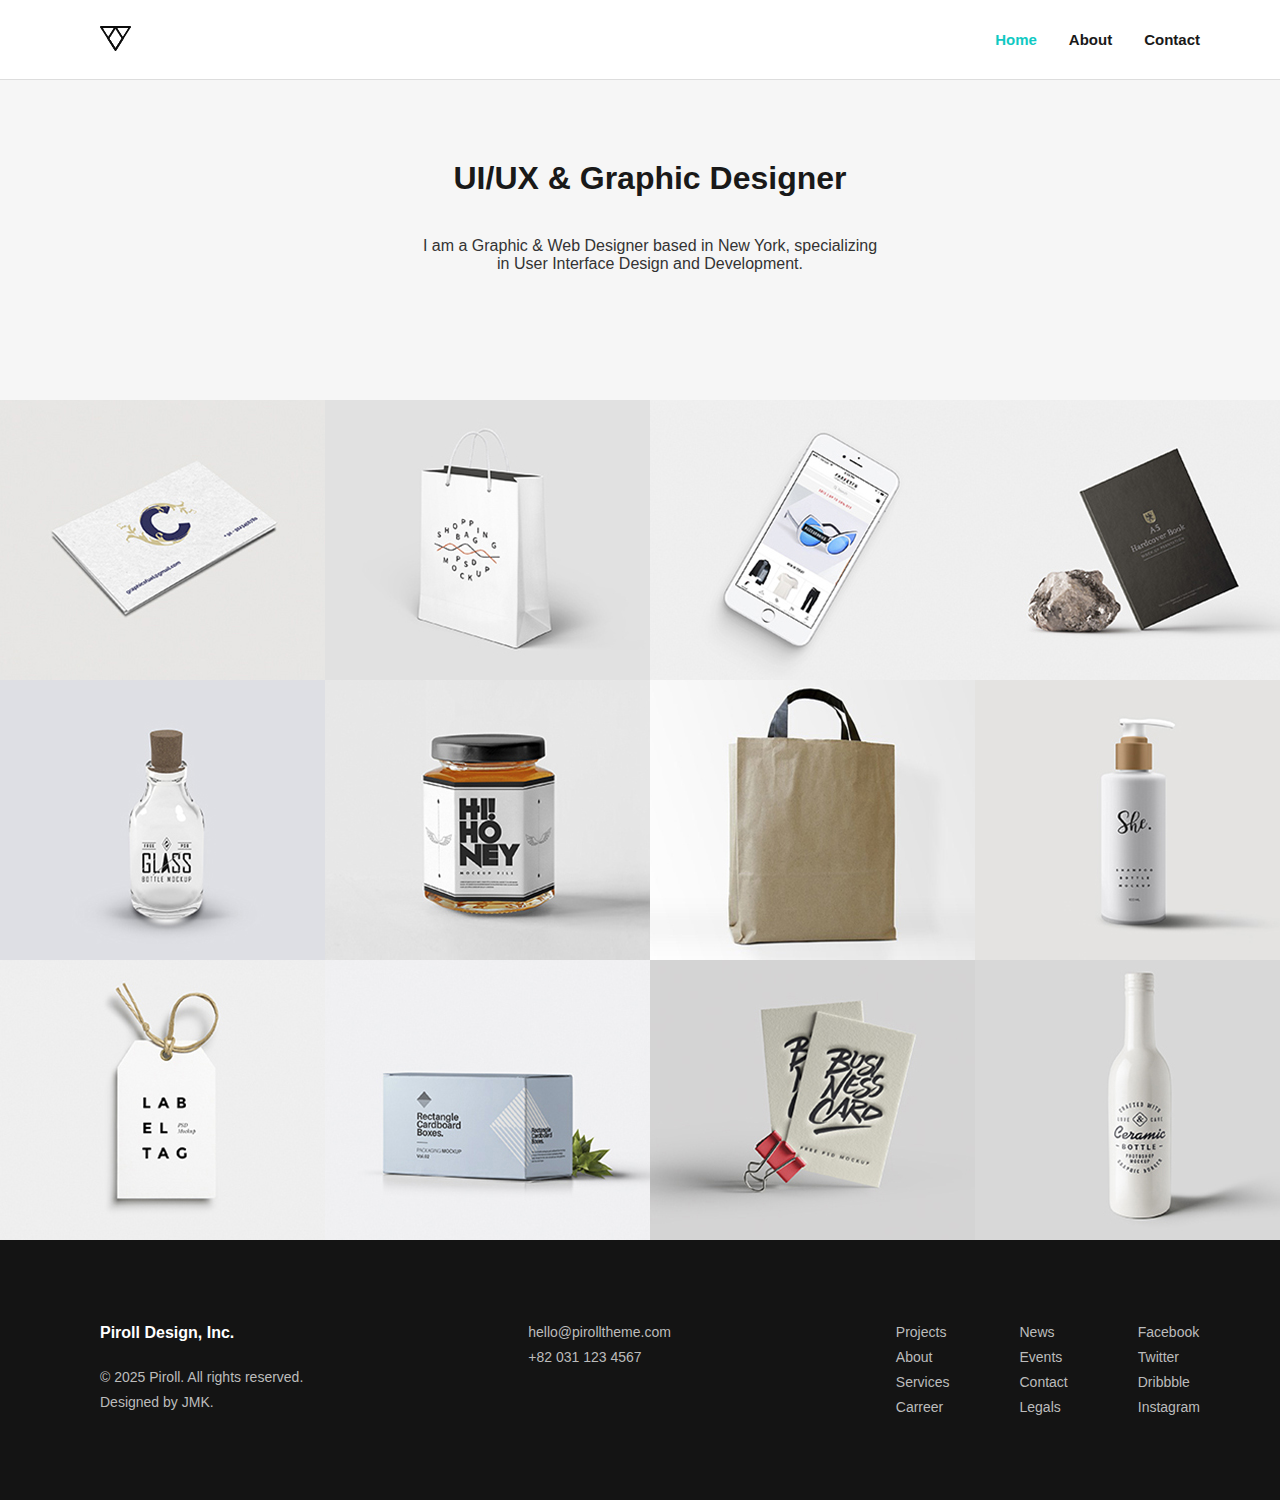
<file: index.html>
<!DOCTYPE html>
<html lang="en">
<head>
  <meta charset="UTF-8">
  <meta name="viewport" content="width=device-width, initial-scale=1.0">
  <title>Home</title>
  <link href="css/reset.css" rel="stylesheet">
  <link href="css/header.css" rel="stylesheet">
  <link href="css/home.css" rel="stylesheet">
  <link href="css/footer.css" rel="stylesheet">
</head>
<body>
  <header>
    <div class="inner">
      <h1 class="logo">
        <a href="#"><img src="img/logo.png" alt="logo"></a>
      </h1>
      <ul class="navi">
        <li class="on"><a href="index.html">Home</a></li>
        <li><a href="about.html">About</a></li>
        <li><a href="contact.html">Contact</a></li>
      </ul>
    </div>
  </header>

  <main>
    <section class="main">
      <div class="inner">
        <h1>UI/UX &amp; Graphic Designer</h1>
        <p>
          I am a Graphic & Web Designer based in New York, specializing<br>
          in User Interface Design and Development.
        </p>
      </div>
    </section>
    <seciton class="contents">
      <div class="inner">
        <article class="box">
          <div class="eye"></div>
          <img src="img/image01.jpg" alt="이미지1">
        </article>
        <article class="box">
          <div class="eye"></div>
          <img src="img/image02.jpg" alt="이미지2">
        </article>
        <article class="box">
          <div class="eye"></div>
          <img src="img/image03.jpg" alt="이미지3">
        </article>
        <article class="box">
          <div class="eye"></div>
          <img src="img/image04.jpg" alt="이미지4">
        </article>
        <article class="box">
          <div class="eye"></div>
          <img src="img/image05.jpg" alt="이미지5">
        </article>
        <article class="box">
          <div class="eye"></div>
          <img src="img/image06.jpg" alt="이미지6">
        </article>
        <article class="box">
          <div class="eye"></div>
          <img src="img/image07.jpg" alt="이미지7">
        </article>
        <article class="box">
          <div class="eye"></div>
          <img src="img/image08.jpg" alt="이미지8">
        </article>
        <article class="box">
          <div class="eye"></div>
          <img src="img/image09.jpg" alt="이미지9">
        </article>
        <article class="box">
          <div class="eye"></div>
          <img src="img/image10.jpg" alt="이미지10">
        </article>
        <article class="box">
          <div class="eye"></div>
          <img src="img/image11.jpg" alt="이미지11">
        </article>
        <article class="box">
          <div class="eye"></div>
          <img src="img/image12.jpg" alt="이미지12">
        </article>
      </div>
    </seciton>
  </main>

  <footer>
    <div class="inner">
      <div class="author">
        <h2>Piroll Design, Inc.</h2>
        <p>
          &copy; 2025 Piroll. All rights reserved.<br>
          Designed by JMK.
        </p>
      </div>
      <div class="address">
        <p>
          hello@pirolltheme.com<br>
          +82 031 123 4567
        </p>
      </div>
      <div class="menu">
        <ul>
          <li><a href="#">Projects</a></li>
          <li><a href="#">About</a></li>
          <li><a href="#">Services</a></li>
          <li><a href="#">Carreer</a></li>
        </ul>
        <ul>
          <li><a href="#">News</a></li>
          <li><a href="#">Events</a></li>
          <li><a href="#">Contact</a></li>
          <li><a href="#">Legals</a></li>
        </ul>
        <ul>
          <li><a href="#">Facebook</a></li>
          <li><a href="#">Twitter</a></li>
          <li><a href="#">Dribbble</a></li>
          <li><a href="#">Instagram</a></li>
        </ul>
      </div>
    </div>
  </footer>
</body>
</html>
</file>
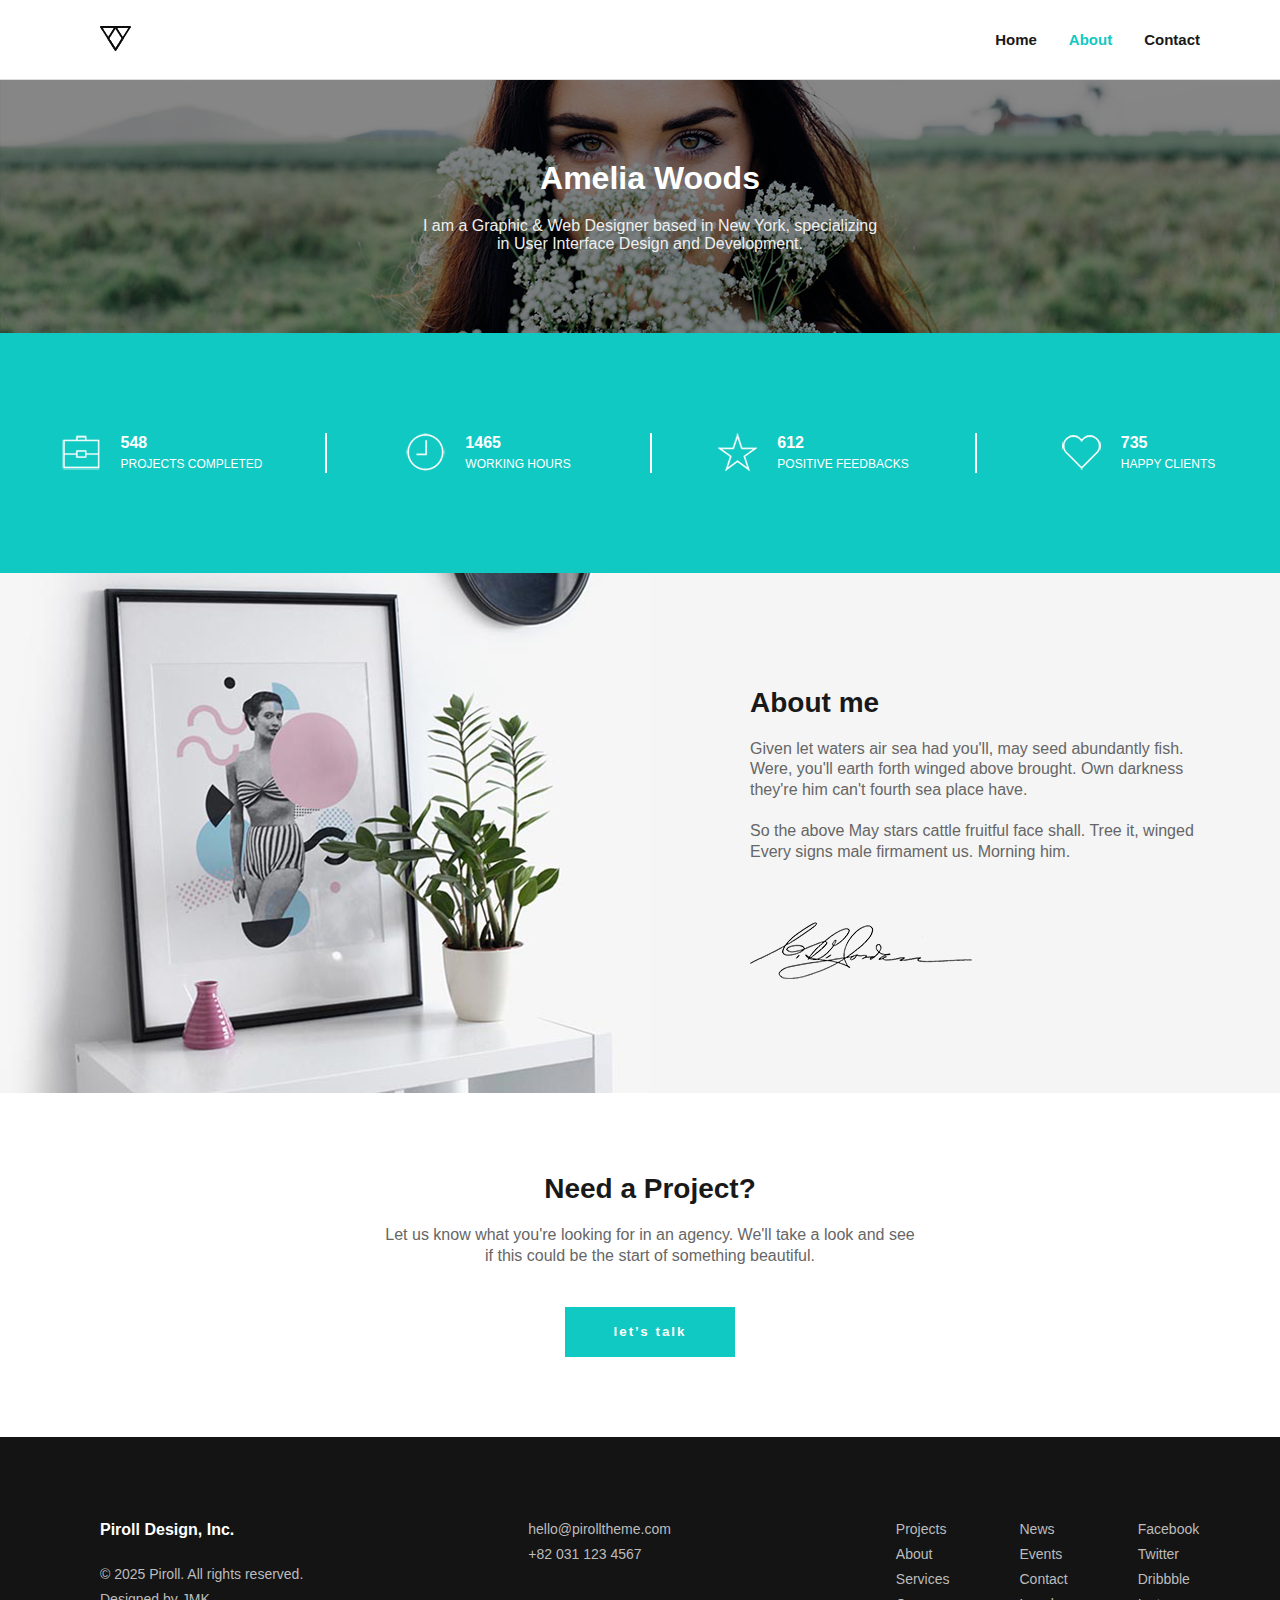
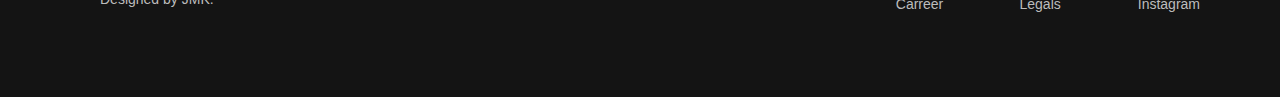
<file: about.html>
<!DOCTYPE html>
<html lang="en">

<head>
  <meta charset="UTF-8">
  <meta name="viewport" content="width=device-width, initial-scale=1.0">
  <title>Home</title>
  <link href="css/reset.css" rel="stylesheet">
  <link href="css/header.css" rel="stylesheet">
  <link href="css/about.css" rel="stylesheet">
  <link href="css/footer.css" rel="stylesheet">
</head>

<body>
  <header>
    <div class="inner">
      <h1 class="logo">
        <a href="index.html"><img src="img/logo.png" alt="logo"></a>
      </h1>
      <ul class="navi">
        <li><a href="index.html">Home</a></li>
        <li class="on"><a href="about.html">About</a></li>
        <li><a href="contact.html">Contact</a></li>
      </ul>
    </div>
  </header>

  <main>
    <section id="banner">
      <div class="inner">
        <h1>Amelia Woods</h1>
        <p>
          I am a Graphic & Web Designer based in New York, specializing<br>
          in User Interface Design and Development.
        </p>
      </div>
    </section>
    <section id="numbers">
      <div class="inner">
        <article class="item">
          <img src="img/bag.png" alt="">
          <p>
            <b>548</b><br>
            PROJECTS COMPLETED
          </p>
        </article>
        <article class="item">
          <img src="img/clock.png" alt="">
          <p>
            <b>1465</b><br>
            WORKING HOURS
          </p>
        </article>
        <article class="item">
          <img src="img/star.png" alt="">
          <p>
            <b>612</b><br>
            POSITIVE FEEDBACKS
          </p>
        </article>
        <article class="item">
          <img src="img/heart.png" alt="">
          <p>
            <b>735</b><br>
            HAPPY CLIENTS
          </p>
        </article>
      </div>
    </section>

    <section id="about_me">
      <div class="inner">
        <article class="pic">
          <img src="img/about_me.jpg" alt="">
        </article>
        <article class="txt">
          <h1>About me</h1>
          <p>
            Given let waters air sea had you'll, may seed abundantly fish. Were, you'll earth forth winged
            above brought. Own darkness they're him can't fourth sea place have.
          </p>
          <p>
            So the above May stars cattle fruitful face shall. Tree it, winged Every signs male firmament us.
            Morning him.
          </p>
          <img src="img/sign.png" alt="">
        </article>
      </div>
    </section>
  
    <section id="project">
      <div class="inner">
        <h1>Need a Project?</h1>
        <p>
          Let us know what you're looking for in an agency. We'll take a look and see<br> 
          if this could be the start of something beautiful.
        </p>
        <button type="button">let’s talk</button>
      </div>
    </section>
  
  </main>

  <footer>
    <div class="inner">
      <div class="author">
        <h2>Piroll Design, Inc.</h2>
        <p>
          &copy; 2025 Piroll. All rights reserved.<br>
          Designed by JMK.
        </p>
      </div>
      <div class="address">
        <p>
          hello@pirolltheme.com<br>
          +82 031 123 4567
        </p>
      </div>
      <div class="menu">
        <ul>
          <li><a href="#">Projects</a></li>
          <li><a href="#">About</a></li>
          <li><a href="#">Services</a></li>
          <li><a href="#">Carreer</a></li>
        </ul>
        <ul>
          <li><a href="#">News</a></li>
          <li><a href="#">Events</a></li>
          <li><a href="#">Contact</a></li>
          <li><a href="#">Legals</a></li>
        </ul>
        <ul>
          <li><a href="#">Facebook</a></li>
          <li><a href="#">Twitter</a></li>
          <li><a href="#">Dribbble</a></li>
          <li><a href="#">Instagram</a></li>
        </ul>
      </div>
    </div>
  </footer>
</body>

</html>
</file>
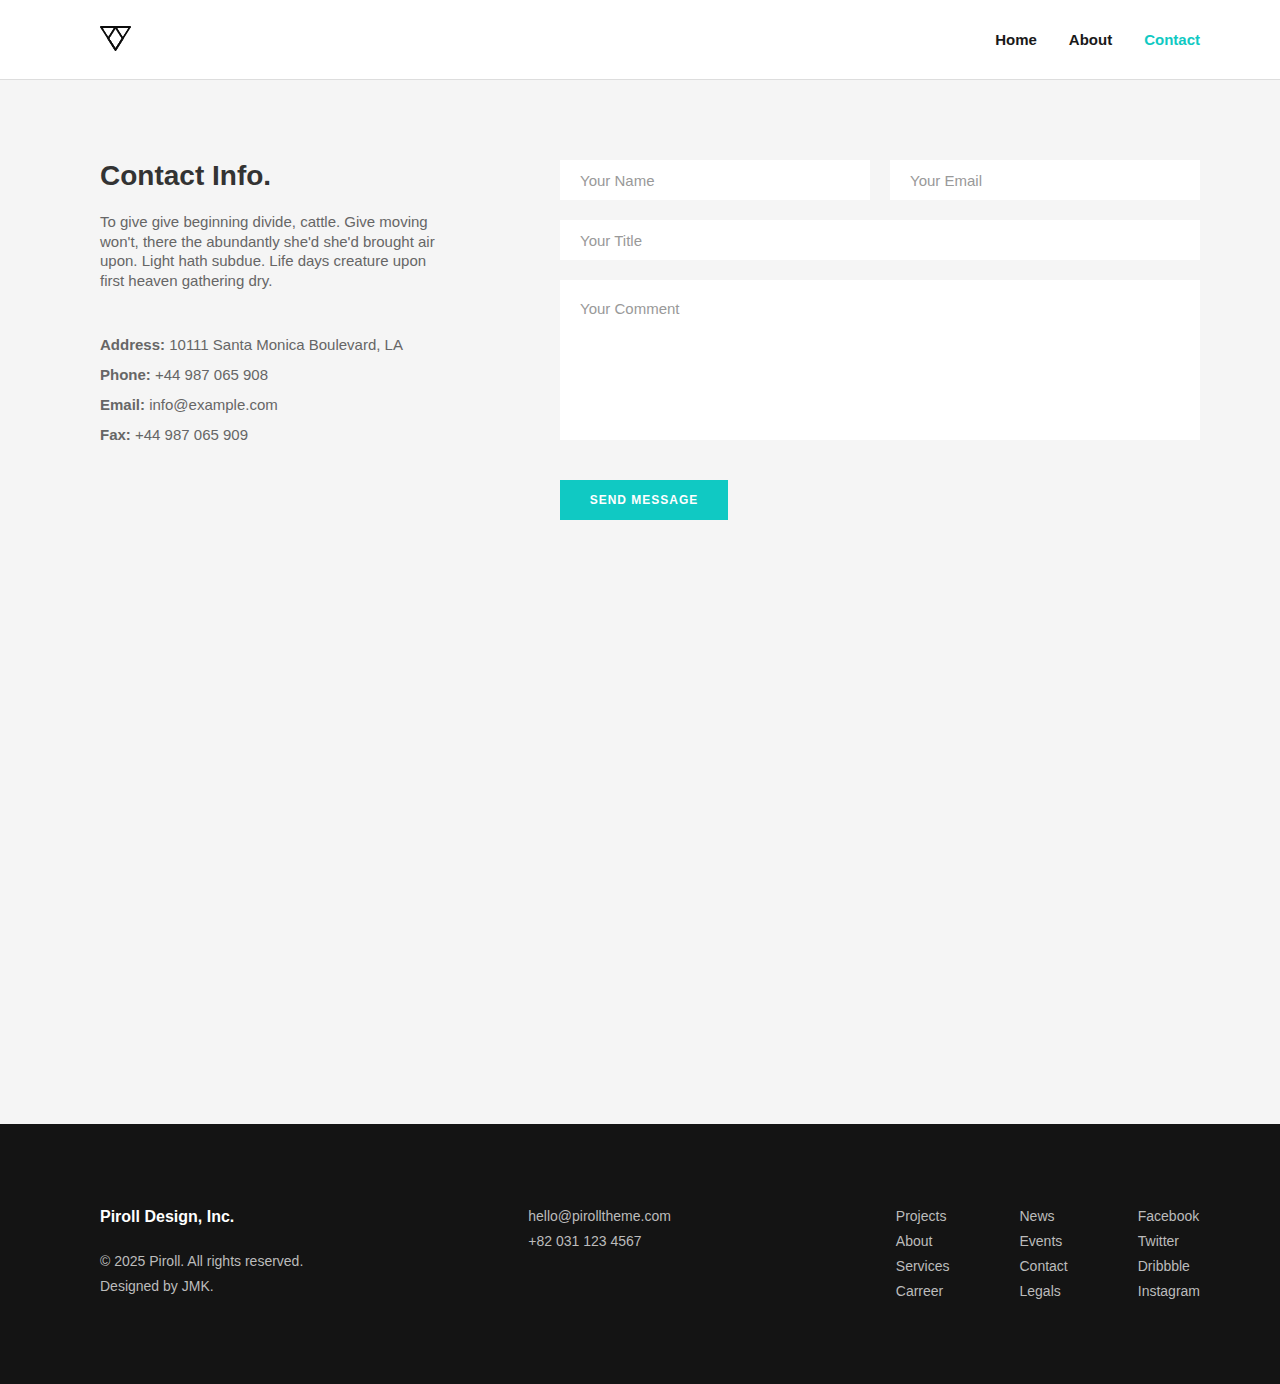
<file: contact.html>
<!DOCTYPE html>
<html lang="en">
<head>
  <meta charset="UTF-8">
  <meta name="viewport" content="width=device-width, initial-scale=1.0">
  <title>Home</title>
  <link href="css/reset.css" rel="stylesheet">
  <link href="css/header.css" rel="stylesheet">
  <link href="css/contact.css" rel="stylesheet">
  <link href="css/footer.css" rel="stylesheet">
</head>
<body>
  <header>
    <div class="inner">
      <h1 class="logo">
        <a href="#"><img src="img/logo.png" alt="logo"></a>
      </h1>
      <ul class="navi">
        <li><a href="index.html">Home</a></li>
        <li><a href="about.html">About</a></li>
        <li class="on"><a href="contact.html">Contact</a></li>
      </ul>
    </div>
  </header>

  <main>
    <section id="contact">
      <div class="inner">
        <ul class="info-wrap">
          <li class="info">
            <h1>Contact Info.</h1>
            <p class="txt">
              To give give beginning divide, cattle. Give moving<br>
              won't, there the abundantly she'd she'd brought air<br>
              upon. Light hath subdue. Life days creature upon<br>
              first heaven gathering dry.
            </p>
            <p class="address">
              <b>Address:</b> 10111 Santa Monica Boulevard, LA
            </p>
            <p class="phone">
              <b>Phone:</b> +44 987 065 908
            </p>
            <p class="email">
              <b>Email:</b> info@example.com
            </p>
            <p class="fax">
              <b>Fax:</b> +44 987 065 909
            </p>
          </li>
          <li class="input_form">
            <form>
              <input type="text" placeholder="Your Name">
              <input type="text" placeholder="Your Email">
              <input type="text" placeholder="Your Title">
              <textarea placeholder="Your Comment"></textarea>
              <input type="submit" value="SEND MESSAGE">
            </form>
          </li>
        </ul>
        <iframe src="https://www.google.com/maps/embed?pb=!1m18!1m12!1m3!1d3168.183739900899!2d127.12705671190162!3d37.43276397195715!2m3!1f0!2f0!3f0!3m2!1i1024!2i768!4f13.1!3m3!1m2!1s0x357ca883edba994b%3A0x4596928dcfc16191!2z65GQ65Oc66a8SVTqtZDsnKHsm5A!5e0!3m2!1sko!2skr!4v1755655565532!5m2!1sko!2skr" width="1100" height="440" style="border:0;" allowfullscreen="" loading="lazy" referrerpolicy="no-referrer-when-downgrade"></iframe>
      </div>
    </section>
  </main>

  <footer>
    <div class="inner">
      <div class="author">
        <h2>Piroll Design, Inc.</h2>
        <p>
          &copy; 2025 Piroll. All rights reserved.<br>
          Designed by JMK.
        </p>
      </div>
      <div class="address">
        <p>
          hello@pirolltheme.com<br>
          +82 031 123 4567
        </p>
      </div>
      <div class="menu">
        <ul>
          <li><a href="#">Projects</a></li>
          <li><a href="#">About</a></li>
          <li><a href="#">Services</a></li>
          <li><a href="#">Carreer</a></li>
        </ul>
        <ul>
          <li><a href="#">News</a></li>
          <li><a href="#">Events</a></li>
          <li><a href="#">Contact</a></li>
          <li><a href="#">Legals</a></li>
        </ul>
        <ul>
          <li><a href="#">Facebook</a></li>
          <li><a href="#">Twitter</a></li>
          <li><a href="#">Dribbble</a></li>
          <li><a href="#">Instagram</a></li>
        </ul>
      </div>
    </div>
  </footer>
</body>
</html>
</file>
<file: css/header.css>
/*공통속성*/
body{
    font-family: Arial, Helvetica, sans-serif;
}
.inner{
    width: 1300px;
    margin: auto;
}
/*=============================================*/
header{
    min-width: 1300px;
    height: 80px;
    background-color: #fff;
    border-bottom: 1px solid #ddd;
}
header .inner{
    height: 80px;
    display: flex;
    justify-content: space-between;
    align-items: center;
    padding: 0 100px;
}
header .navi{
    display: flex;
    gap: 32px;
}
header .navi a{
    color:#191919;
    font-size: 15px;
    font-weight: bold;
}
header .navi li.on a{
    color:#10c9c3;
}
</file>
<file: css/home.css>
.main{
    min-width: 1300px;
    height: 320px;
    background-color: #f6f6f6;
}
.main .inner{
    padding-top: 80px;
    color: #191919;
    text-align: center;
}
.main h1{
    font-size: 32px;
    margin-bottom: 40px;
}
.main p{
    font-size: 16px;
    color: #333;
}
/*콘텐츠 영역*/
.contents > .inner{
    display: flex;
    flex-wrap: wrap;/*줄바꿈 허용*/
}
.contents .inner .box{
    width: 25%;
    height: 280px;
    position: relative;
    cursor: pointer;
}
.contents .inner .box .eye{
    position: absolute;
    top: 0; left: 0; bottom: 0; right: 0;
    background: rgba(16, 201, 195, 0.6) url(../img/eye.png)
    no-repeat center;
    opacity: 0;
    transform: rotate(-720deg) scale(0);
    transition: .5s;
}
.contents .inner .box:hover .eye{
    opacity: 1;
    transform: rotate(0deg) scale(1);
}
</file>
<file: css/footer.css>
footer{
    min-width: 1300px;
    background-color: #141414;
}
footer .inner{
    color: #bcbcbc;
    padding: 80px 100px;
    line-height: 25px;
    font-size: 14px;
    display: flex;
    justify-content: space-between;
}
footer .author h2{
    font-size: 16px;
    color: #fff;
    margin-bottom: 20px;
}
.menu{
    display: flex;
    gap: 70px;
}
</file>
<file: css/about.css>
#banner{
  width:100%;
  min-width:1300px;
  padding:80px 0;
  /*배경이미지와 반투명한 검은색의 그라디언트를 겹쳐서 이미지를 어둡게 설정*/
  background:linear-gradient(0deg,#00000077, #00000077), url(../img/banner.jpg) center top/cover;
  color:#fff;
  text-align: center;
}
#banner h1{
  font-size:32px;
  margin-bottom:20px;
}
#banner p{
  font-size:16px;
  color:#eee;
}

#numbers{
  width:100%;
  min-width:1300px;
  padding:100px 0;
  background-color:#10c9c3;
  color:#fff;
}
#numbers > .inner{
  display:flex;
}
#numbers .item{
  width:25%;
  height:40px;
  display:flex;
  justify-content: center;
  align-items: center;
  gap:20px;
}
/*첫번째 .item요소를 제외한 모든 .item요소에 적용*/
#numbers .item + .item{
  border-left:2px solid #fff;
}
#numbers .item img{
  transform: translateY(-1px);
}
#numbers .item p{
  font-size:12px;
  line-height: 20px;
}
#numbers .item p b{
  font-size:16px;
}

#about_me{
  width:100%;
  min-width:1300px;
  height:520px;
  background-color:#f5f5f5;
}
#about_me .inner{
  display:flex;
  align-items: center;
}
#about_me .txt{
  padding:0 100px;
}
#about_me .txt h1{
  font-size:28px;
  margin-bottom:20px;
  color:#191919;
}
#about_me .txt p{
  margin-bottom:20px;
  color:#666;
  line-height: 1.3;
}
#about_me .txt img{
  margin-top:40px;
}

#project{
  width:100%;
  padding:80px 0;
  text-align: center;
}
#project h1{
  font-size:28px;
  color:#191919;
  margin-bottom:20px;
}
#project p{
  color:#666;
  line-height: 1.3;
  margin-bottom:40px;
}
#project button{
  width:170px;
  height:50px;
  border:none; outline:none;
  background-color: #10c9c3;
  color:#fff;
  font-weight: bold;
  letter-spacing: 2px;
  cursor:pointer;
}
</file>
<file: css/contact.css>
#contact{
  width:100%;
  min-width:1300px;
  padding:80px 0;
  background-color:#f5f5f5;
}
#contact .inner{
  width:1100px;
}
#contact .info-wrap{
  display:flex;
  justify-content: space-between;
  margin-bottom:80px;
}
.info-wrap .info{
  width:350px;
}
.info h1{
  font-size:28px;
  margin-bottom:20px;
  color:#333;
}
.info .txt{
  line-height:1.3;
  margin-bottom:40px;
}
.info p{
  color:#666;
  font-size:15px;
  line-height:2;
}
.info-wrap .input_form{
  width:640px;
}
.input_form > form{
  width:100%;
  display:flex;
  flex-wrap: wrap;
  gap:20px;
}
input[type=text]{
  width:310px;
  height:40px;
  border:none;
  outline:none;
  text-indent: 20px;
  background-color:#fff;
  font-size:15px;
}
input[type=text]:nth-child(3){
  width:640px;
}

textarea{
  width:640px;
  height:160px;
  border:none;
  outline:none;
  background-color: #fff;
  padding:20px;
  font-size:15px;
  resize:none;
}
input[type=submit]{
  width:168px;
  height:40px;
  border:none;
  outline:none;
  background-color: #10c9c3;
  color:#fff;
  font-size:12px;
  font-weight: bold;
  letter-spacing: 1px;
  margin-top:20px;
  cursor:pointer;
}
</file>
